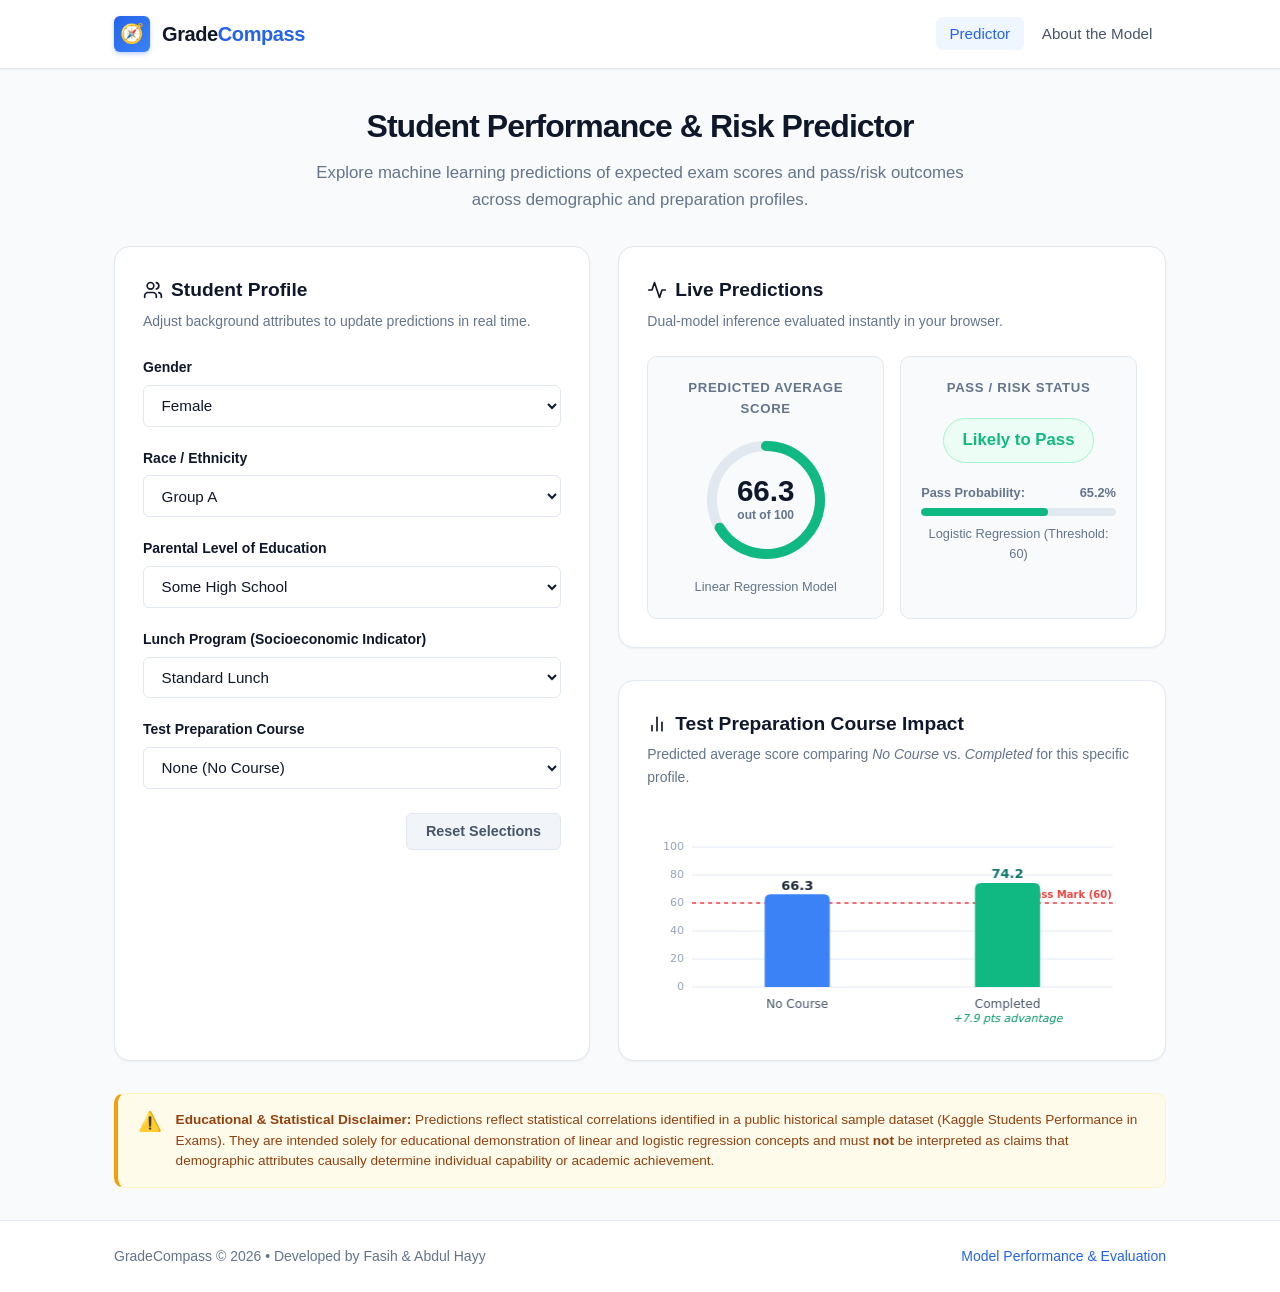
<file: web/index.html>
<!DOCTYPE html>
<html lang="en">
<head>
  <meta charset="UTF-8">
  <meta name="viewport" content="width=device-width, initial-scale=1.0">
  <title>GradeCompass - Student Performance & Risk Predictor</title>
  <link rel="stylesheet" href="./css/style.css">
  <link rel="icon" href="data:image/svg+xml,<svg xmlns='http://www.w3.org/2000/svg' viewBox='0 0 100 100'><text y='.9em' font-size='90'>🧭</text></svg>">
</head>
<body>
  <!-- Global Header -->
  <header>
    <div class="nav-container">
      <a href="index.html" class="brand">
        <div class="brand-icon">🧭</div>
        <div class="brand-title">Grade<span>Compass</span></div>
      </a>
      <nav>
        <a href="index.html" class="active">Predictor</a>
        <a href="about.html">About the Model</a>
      </nav>
    </div>
  </header>

  <!-- Main Content -->
  <main>
    <section class="hero">
      <h1>Student Performance & Risk Predictor</h1>
      <p>Explore machine learning predictions of expected exam scores and pass/risk outcomes across demographic and preparation profiles.</p>
    </section>

    <!-- Loading State -->
    <div id="loading-state" class="state-box">
      <div class="spinner"></div>
      <p>Loading model parameters and initializing predictor...</p>
    </div>

    <!-- Error State -->
    <div id="error-state" class="state-box" style="display: none;">
      <div class="error-title">Failed to Load Model</div>
      <p id="error-message">Unable to fetch model parameters. Please ensure assets/model_params.json is available.</p>
    </div>

    <!-- Interactive App Layout -->
    <div id="app-content" style="display: none;">
      <div class="dashboard-grid">
        <!-- Input Column: Demographic & Background Attributes -->
        <section class="card">
          <h2 class="card-title">
            <svg width="20" height="20" viewBox="0 0 24 24" fill="none" stroke="currentColor" stroke-width="2" stroke-linecap="round" stroke-linejoin="round"><path d="M16 21v-2a4 4 0 0 0-4-4H6a4 4 0 0 0-4 4v2"/><circle cx="9" cy="7" r="4"/><path d="M22 21v-2a4 4 0 0 0-3-3.87"/><path d="M16 3.13a4 4 0 0 1 0 7.75"/></svg>
            Student Profile
          </h2>
          <p class="card-subtitle">Adjust background attributes to update predictions in real time.</p>

          <form id="demographics-form" onsubmit="return false;">
            <!-- 1. Gender -->
            <div class="form-group">
              <label for="select-gender" class="form-label">Gender</label>
              <select id="select-gender" class="form-select" aria-label="Gender">
                <option value="female">Female</option>
                <option value="male">Male</option>
              </select>
            </div>

            <!-- 2. Race / Ethnicity -->
            <div class="form-group">
              <label for="select-race_ethnicity" class="form-label">Race / Ethnicity</label>
              <select id="select-race_ethnicity" class="form-select" aria-label="Race and Ethnicity Group">
                <option value="group A">Group A</option>
                <option value="group B">Group B</option>
                <option value="group C">Group C</option>
                <option value="group D">Group D</option>
                <option value="group E">Group E</option>
              </select>
            </div>

            <!-- 3. Parental Education -->
            <div class="form-group">
              <label for="select-parental_education" class="form-label">Parental Level of Education</label>
              <select id="select-parental_education" class="form-select" aria-label="Parental Education Level">
                <option value="some high school">Some High School</option>
                <option value="high school">High School</option>
                <option value="some college">Some College</option>
                <option value="associate's degree">Associate's Degree</option>
                <option value="bachelor's degree">Bachelor's Degree</option>
                <option value="master's degree">Master's Degree</option>
              </select>
            </div>

            <!-- 4. Lunch Type -->
            <div class="form-group">
              <label for="select-lunch" class="form-label">Lunch Program (Socioeconomic Indicator)</label>
              <select id="select-lunch" class="form-select" aria-label="Lunch Program Type">
                <option value="standard">Standard Lunch</option>
                <option value="free/reduced">Free / Reduced Lunch</option>
              </select>
            </div>

            <!-- 5. Test Preparation Course -->
            <div class="form-group">
              <label for="select-test_preparation_course" class="form-label">Test Preparation Course</label>
              <select id="select-test_preparation_course" class="form-select" aria-label="Test Preparation Course Status">
                <option value="none">None (No Prep Course)</option>
                <option value="completed">Completed Course</option>
              </select>
            </div>

            <div class="form-actions">
              <button type="button" id="btn-reset" class="btn-secondary" title="Reset all dropdowns to default">Reset Selections</button>
            </div>
          </form>
        </section>

        <!-- Output Column: Live Predictions & Insights -->
        <div class="results-stack">
          <!-- Primary Prediction Panel -->
          <section class="card">
            <h2 class="card-title">
              <svg width="20" height="20" viewBox="0 0 24 24" fill="none" stroke="currentColor" stroke-width="2" stroke-linecap="round" stroke-linejoin="round"><path d="M22 12h-4l-3 9L9 3l-3 9H2"/></svg>
              Live Predictions
            </h2>
            <p class="card-subtitle">Dual-model inference evaluated instantly in your browser.</p>

            <div class="prediction-panel">
              <!-- Linear Regression: Expected Average Score -->
              <div class="metric-tile">
                <span class="metric-label">Predicted Average Score</span>
                <div class="gauge-container">
                  <svg class="gauge-svg" width="130" height="130" viewBox="0 0 130 130">
                    <circle class="gauge-bg" cx="65" cy="65" r="54" />
                    <circle id="score-gauge-circle" class="gauge-circle" cx="65" cy="65" r="54" />
                  </svg>
                  <div class="gauge-center-text">
                    <div id="score-number" class="gauge-value">--</div>
                    <div class="gauge-unit">out of 100</div>
                  </div>
                </div>
                <div class="metric-meta">Linear Regression Model</div>
              </div>

              <!-- Logistic Regression: Pass / At-Risk Classification -->
              <div class="metric-tile">
                <span class="metric-label">Pass / Risk Status</span>
                <div id="status-badge" class="badge badge-pass">Calculating...</div>
                
                <div class="prob-container">
                  <div class="prob-header">
                    <span>Pass Probability:</span>
                    <strong id="probability-number">--%</strong>
                  </div>
                  <div class="prob-bar-bg">
                    <div id="probability-bar" class="prob-fill pass" style="width: 50%;"></div>
                  </div>
                </div>
                <div class="metric-meta">Logistic Regression (Threshold: 60)</div>
              </div>
            </div>
          </section>

          <!-- Test Preparation Course Sensitivity Chart -->
          <section class="card chart-card">
            <h2 class="card-title">
              <svg width="20" height="20" viewBox="0 0 24 24" fill="none" stroke="currentColor" stroke-width="2" stroke-linecap="round" stroke-linejoin="round"><line x1="18" y1="20" x2="18" y2="10"/><line x1="12" y1="20" x2="12" y2="4"/><line x1="6" y1="20" x2="6" y2="14"/></svg>
              Test Preparation Course Impact
            </h2>
            <p class="card-subtitle">Predicted average score comparing <em>No Course</em> vs. <em>Completed</em> for this specific profile.</p>

            <div class="chart-wrapper">
              <canvas id="prep-impact-chart" width="400" height="220"></canvas>
            </div>
          </section>
        </div>
      </div>

      <!-- Visible Educational Disclaimer (PRD Requirement U10) -->
      <div class="disclaimer-card" role="note">
        <div class="disclaimer-icon">⚠️</div>
        <div class="disclaimer-text">
          <strong>Educational & Statistical Disclaimer:</strong> Predictions reflect statistical correlations identified in a public historical sample dataset (Kaggle Students Performance in Exams). They are intended solely for educational demonstration of linear and logistic regression concepts and must <strong>not</strong> be interpreted as claims that demographic attributes causally determine individual capability or academic achievement.
        </div>
      </div>
    </div>
  </main>

  <!-- Global Footer -->
  <footer>
    <div class="footer-content">
      <div>GradeCompass &copy; 2026 &bull; Developed by Fasih &amp; Abdul Hayy</div>
      <div><a href="about.html" style="color: var(--primary); text-decoration: none;">Model Performance &amp; Evaluation</a></div>
    </div>
  </footer>

  <!-- Scripts -->
  <script src="./js/model.js"></script>
  <script src="./js/chart.js"></script>
  <script src="./js/ui.js"></script>
</body>
</html>
</file>
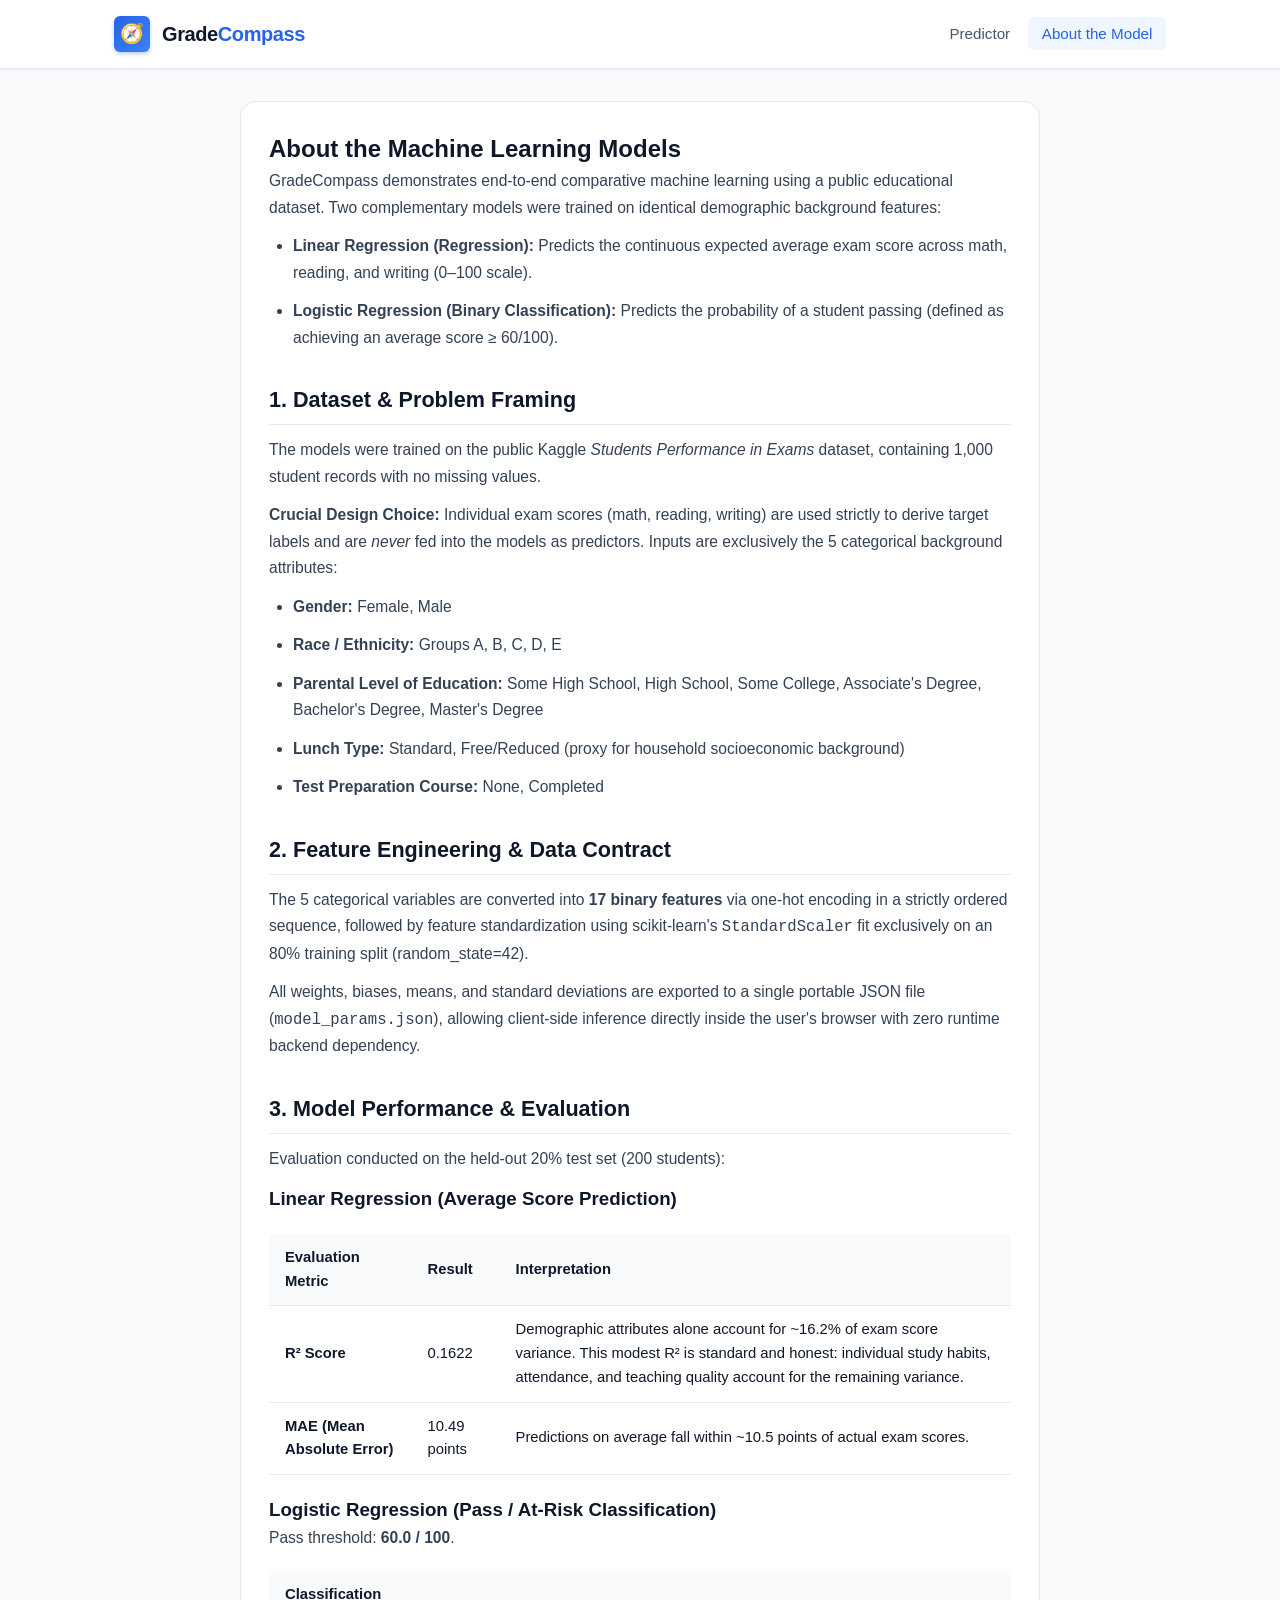
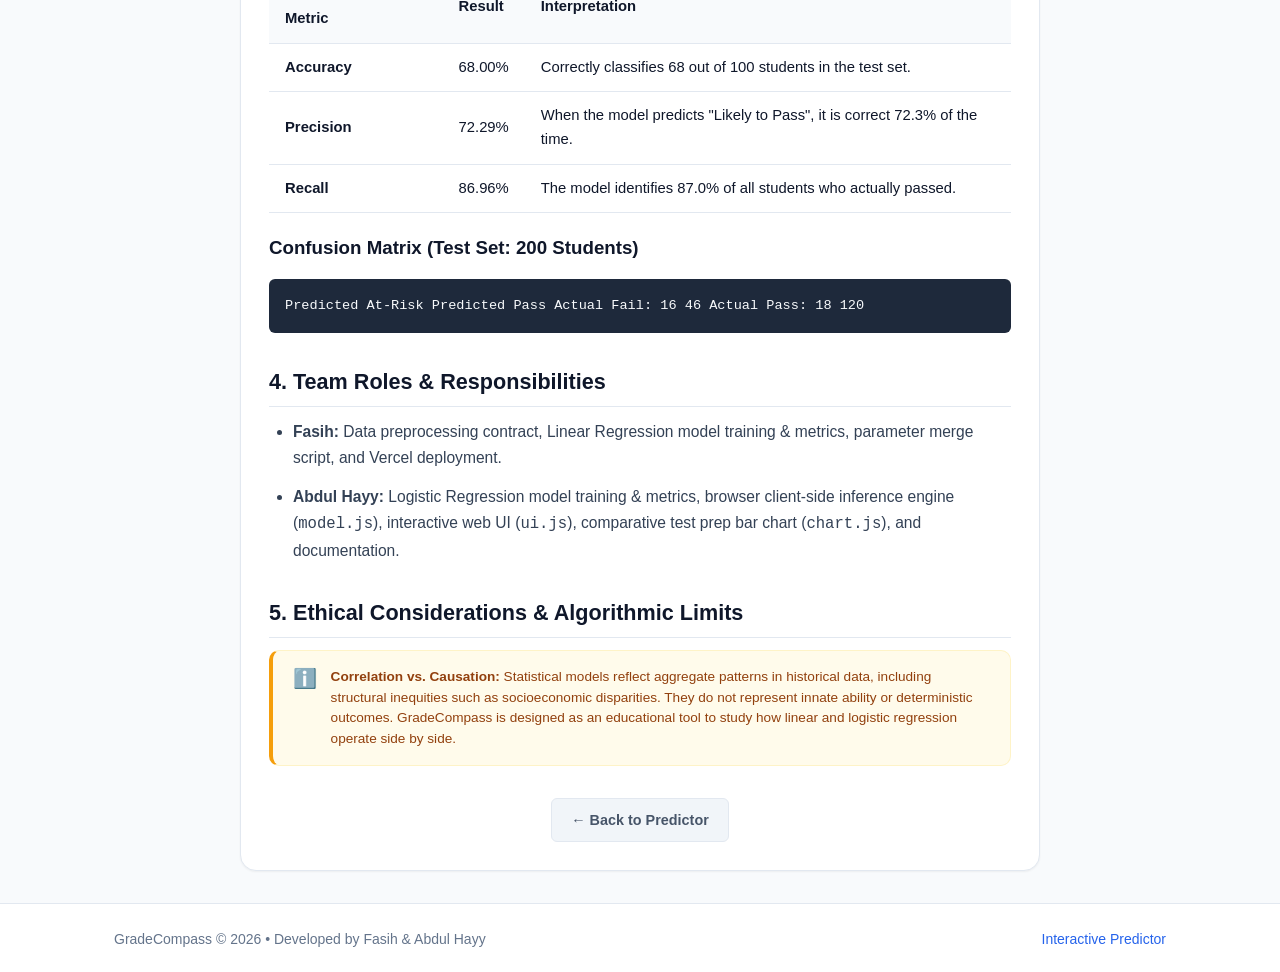
<file: web/about.html>
<!DOCTYPE html>
<html lang="en">
<head>
  <meta charset="UTF-8">
  <meta name="viewport" content="width=device-width, initial-scale=1.0">
  <title>About the Model - GradeCompass</title>
  <link rel="stylesheet" href="./css/style.css">
  <link rel="icon" href="data:image/svg+xml,<svg xmlns='http://www.w3.org/2000/svg' viewBox='0 0 100 100'><text y='.9em' font-size='90'>🧭</text></svg>">
</head>
<body>
  <!-- Global Header -->
  <header>
    <div class="nav-container">
      <a href="index.html" class="brand">
        <div class="brand-icon">🧭</div>
        <div class="brand-title">Grade<span>Compass</span></div>
      </a>
      <nav>
        <a href="index.html">Predictor</a>
        <a href="about.html" class="active">About the Model</a>
      </nav>
    </div>
  </header>

  <!-- Main Content -->
  <main>
    <div class="about-container">
      <div class="card">
        <section class="about-section">
          <h1>About the Machine Learning Models</h1>
          <p>GradeCompass demonstrates end-to-end comparative machine learning using a public educational dataset. Two complementary models were trained on identical demographic background features:</p>
          <ul>
            <li><strong>Linear Regression (Regression):</strong> Predicts the continuous expected average exam score across math, reading, and writing (0–100 scale).</li>
            <li><strong>Logistic Regression (Binary Classification):</strong> Predicts the probability of a student passing (defined as achieving an average score &ge; 60/100).</li>
          </ul>
        </section>

        <section class="about-section">
          <h2>1. Dataset &amp; Problem Framing</h2>
          <p>The models were trained on the public Kaggle <em>Students Performance in Exams</em> dataset, containing 1,000 student records with no missing values.</p>
          <p><strong>Crucial Design Choice:</strong> Individual exam scores (math, reading, writing) are used strictly to derive target labels and are <em>never</em> fed into the models as predictors. Inputs are exclusively the 5 categorical background attributes:</p>
          <ul>
            <li><strong>Gender:</strong> Female, Male</li>
            <li><strong>Race / Ethnicity:</strong> Groups A, B, C, D, E</li>
            <li><strong>Parental Level of Education:</strong> Some High School, High School, Some College, Associate's Degree, Bachelor's Degree, Master's Degree</li>
            <li><strong>Lunch Type:</strong> Standard, Free/Reduced (proxy for household socioeconomic background)</li>
            <li><strong>Test Preparation Course:</strong> None, Completed</li>
          </ul>
        </section>

        <section class="about-section">
          <h2>2. Feature Engineering &amp; Data Contract</h2>
          <p>The 5 categorical variables are converted into <strong>17 binary features</strong> via one-hot encoding in a strictly ordered sequence, followed by feature standardization using scikit-learn's <code>StandardScaler</code> fit exclusively on an 80% training split (random_state=42).</p>
          <p>All weights, biases, means, and standard deviations are exported to a single portable JSON file (<code>model_params.json</code>), allowing client-side inference directly inside the user's browser with zero runtime backend dependency.</p>
        </section>

        <section class="about-section">
          <h2>3. Model Performance &amp; Evaluation</h2>
          <p>Evaluation conducted on the held-out 20% test set (200 students):</p>

          <h3>Linear Regression (Average Score Prediction)</h3>
          <table class="metrics-table">
            <thead>
              <tr>
                <th>Evaluation Metric</th>
                <th>Result</th>
                <th>Interpretation</th>
              </tr>
            </thead>
            <tbody>
              <tr>
                <td><strong>R&sup2; Score</strong></td>
                <td>0.1622</td>
                <td>Demographic attributes alone account for ~16.2% of exam score variance. This modest R&sup2; is standard and honest: individual study habits, attendance, and teaching quality account for the remaining variance.</td>
              </tr>
              <tr>
                <td><strong>MAE (Mean Absolute Error)</strong></td>
                <td>10.49 points</td>
                <td>Predictions on average fall within ~10.5 points of actual exam scores.</td>
              </tr>
            </tbody>
          </table>

          <h3>Logistic Regression (Pass / At-Risk Classification)</h3>
          <p>Pass threshold: <strong>60.0 / 100</strong>.</p>
          <table class="metrics-table">
            <thead>
              <tr>
                <th>Classification Metric</th>
                <th>Result</th>
                <th>Interpretation</th>
              </tr>
            </thead>
            <tbody>
              <tr>
                <td><strong>Accuracy</strong></td>
                <td>68.00%</td>
                <td>Correctly classifies 68 out of 100 students in the test set.</td>
              </tr>
              <tr>
                <td><strong>Precision</strong></td>
                <td>72.29%</td>
                <td>When the model predicts "Likely to Pass", it is correct 72.3% of the time.</td>
              </tr>
              <tr>
                <td><strong>Recall</strong></td>
                <td>86.96%</td>
                <td>The model identifies 87.0% of all students who actually passed.</td>
              </tr>
            </tbody>
          </table>

          <h3>Confusion Matrix (Test Set: 200 Students)</h3>
          <div class="code-block">
                Predicted At-Risk    Predicted Pass
Actual Fail:    16                   46
Actual Pass:    18                   120</div>
        </section>

        <section class="about-section">
          <h2>4. Team Roles &amp; Responsibilities</h2>
          <ul>
            <li><strong>Fasih:</strong> Data preprocessing contract, Linear Regression model training &amp; metrics, parameter merge script, and Vercel deployment.</li>
            <li><strong>Abdul Hayy:</strong> Logistic Regression model training &amp; metrics, browser client-side inference engine (<code>model.js</code>), interactive web UI (<code>ui.js</code>), comparative test prep bar chart (<code>chart.js</code>), and documentation.</li>
          </ul>
        </section>

        <section class="about-section">
          <h2>5. Ethical Considerations &amp; Algorithmic Limits</h2>
          <div class="disclaimer-card" style="margin-top: 0.5rem;">
            <div class="disclaimer-icon">ℹ️</div>
            <div class="disclaimer-text">
              <strong>Correlation vs. Causation:</strong> Statistical models reflect aggregate patterns in historical data, including structural inequities such as socioeconomic disparities. They do not represent innate ability or deterministic outcomes. GradeCompass is designed as an educational tool to study how linear and logistic regression operate side by side.
            </div>
          </div>
        </section>

        <div style="margin-top: 2rem; text-align: center;">
          <a href="index.html" class="btn-secondary" style="text-decoration: none; display: inline-block;">&larr; Back to Predictor</a>
        </div>
      </div>
    </div>
  </main>

  <!-- Global Footer -->
  <footer>
    <div class="footer-content">
      <div>GradeCompass &copy; 2026 &bull; Developed by Fasih &amp; Abdul Hayy</div>
      <div><a href="index.html" style="color: var(--primary); text-decoration: none;">Interactive Predictor</a></div>
    </div>
  </footer>
</body>
</html>
</file>
<file: web/css/style.css>
/**
 * GradeCompass Stylesheet
 * Author: Abdul Hayy
 * Design: Clean, modern, accessible educational analytics interface
 */

:root {
  --primary: #2563eb;
  --primary-hover: #1d4ed8;
  --primary-light: #eff6ff;
  --secondary: #475569;
  --background: #f8fafc;
  --surface: #ffffff;
  --surface-border: #e2e8f0;
  --text-main: #0f172a;
  --text-muted: #64748b;
  --pass-color: #10b981;
  --pass-bg: #ecfdf5;
  --pass-border: #a7f3d0;
  --risk-color: #ef4444;
  --risk-bg: #fef2f2;
  --risk-border: #fecaca;
  --neutral-gauge: #e2e8f0;
  --shadow-sm: 0 1px 2px 0 rgb(0 0 0 / 0.05);
  --shadow-md: 0 4px 6px -1px rgb(0 0 0 / 0.1), 0 2px 4px -2px rgb(0 0 0 / 0.1);
  --shadow-lg: 0 10px 15px -3px rgb(0 0 0 / 0.1), 0 4px 6px -4px rgb(0 0 0 / 0.1);
  --radius-sm: 6px;
  --radius-md: 10px;
  --radius-lg: 16px;
}

*, *::before, *::after {
  box-sizing: border-box;
  margin: 0;
  padding: 0;
}

body {
  font-family: -apple-system, BlinkMacSystemFont, "Segoe UI", Roboto, Oxygen, Ubuntu, Cantarell, "Helvetica Neue", sans-serif;
  background-color: var(--background);
  color: var(--text-main);
  line-height: 1.6;
  min-height: 100vh;
  display: flex;
  flex-direction: column;
}

/* Header & Navigation */
header {
  background: var(--surface);
  border-bottom: 1px solid var(--surface-border);
  box-shadow: var(--shadow-sm);
  position: sticky;
  top: 0;
  z-index: 50;
}

.nav-container {
  max-width: 1100px;
  margin: 0 auto;
  padding: 1rem 1.5rem;
  display: flex;
  justify-content: space-between;
  align-items: center;
}

.brand {
  display: flex;
  align-items: center;
  gap: 0.75rem;
  text-decoration: none;
  color: var(--text-main);
}

.brand-icon {
  width: 36px;
  height: 36px;
  background: linear-gradient(135deg, var(--primary), #3b82f6);
  border-radius: var(--radius-sm);
  display: flex;
  align-items: center;
  justify-content: center;
  color: white;
  font-weight: 700;
  font-size: 1.2rem;
  box-shadow: 0 2px 4px rgba(37, 99, 235, 0.3);
}

.brand-title {
  font-size: 1.25rem;
  font-weight: 700;
  letter-spacing: -0.02em;
}

.brand-title span {
  color: var(--primary);
}

nav a {
  color: var(--secondary);
  text-decoration: none;
  font-weight: 500;
  font-size: 0.95rem;
  padding: 0.5rem 0.85rem;
  border-radius: var(--radius-sm);
  transition: all 0.2s ease;
}

nav a:hover, nav a.active {
  color: var(--primary);
  background-color: var(--primary-light);
}

/* Main Container */
main {
  flex: 1;
  max-width: 1100px;
  width: 100%;
  margin: 2rem auto;
  padding: 0 1.5rem;
}

/* Hero Section */
.hero {
  margin-bottom: 2rem;
  text-align: center;
}

.hero h1 {
  font-size: 2rem;
  font-weight: 800;
  color: var(--text-main);
  margin-bottom: 0.5rem;
  letter-spacing: -0.03em;
}

.hero p {
  color: var(--text-muted);
  max-width: 650px;
  margin: 0 auto;
  font-size: 1.05rem;
}

/* App Grid Layout */
.dashboard-grid {
  display: grid;
  grid-template-columns: 1fr;
  gap: 1.75rem;
}

@media (min-width: 880px) {
  .dashboard-grid {
    grid-template-columns: 1fr 1.15fr;
  }
}

/* Cards */
.card {
  background: var(--surface);
  border: 1px solid var(--surface-border);
  border-radius: var(--radius-lg);
  padding: 1.75rem;
  box-shadow: var(--shadow-sm);
  transition: box-shadow 0.2s ease;
}

.card:hover {
  box-shadow: var(--shadow-md);
}

.card-title {
  font-size: 1.2rem;
  font-weight: 700;
  color: var(--text-main);
  margin-bottom: 0.25rem;
  display: flex;
  align-items: center;
  gap: 0.5rem;
}

.card-subtitle {
  font-size: 0.875rem;
  color: var(--text-muted);
  margin-bottom: 1.5rem;
}

/* Form Styles */
.form-group {
  margin-bottom: 1.25rem;
}

.form-label {
  display: block;
  font-size: 0.875rem;
  font-weight: 600;
  color: var(--text-main);
  margin-bottom: 0.4rem;
}

.form-select {
  width: 100%;
  padding: 0.65rem 0.85rem;
  font-size: 0.95rem;
  color: var(--text-main);
  background-color: var(--surface);
  border: 1px solid var(--surface-border);
  border-radius: var(--radius-sm);
  outline: none;
  transition: border-color 0.2s, box-shadow 0.2s;
  cursor: pointer;
}

.form-select:focus {
  border-color: var(--primary);
  box-shadow: 0 0 0 3px rgba(37, 99, 235, 0.15);
}

.form-actions {
  display: flex;
  justify-content: flex-end;
  margin-top: 1.5rem;
}

.btn-secondary {
  background: #f1f5f9;
  color: var(--secondary);
  border: 1px solid var(--surface-border);
  padding: 0.6rem 1.2rem;
  border-radius: var(--radius-sm);
  font-size: 0.9rem;
  font-weight: 600;
  cursor: pointer;
  transition: all 0.2s;
}

.btn-secondary:hover {
  background: #e2e8f0;
  color: var(--text-main);
}

/* Prediction Output Cards */
.results-stack {
  display: flex;
  flex-direction: column;
  gap: 1.5rem;
}

.prediction-panel {
  display: grid;
  grid-template-columns: 1fr;
  gap: 1rem;
}

@media (min-width: 540px) {
  .prediction-panel {
    grid-template-columns: 1fr 1fr;
  }
}

/* Metric Display Tile */
.metric-tile {
  background: #f8fafc;
  border: 1px solid var(--surface-border);
  border-radius: var(--radius-md);
  padding: 1.25rem;
  display: flex;
  flex-direction: column;
  align-items: center;
  text-align: center;
  position: relative;
}

.metric-label {
  font-size: 0.825rem;
  font-weight: 600;
  text-transform: uppercase;
  letter-spacing: 0.05em;
  color: var(--text-muted);
  margin-bottom: 0.75rem;
}

/* Gauge Component */
.gauge-container {
  position: relative;
  width: 130px;
  height: 130px;
  margin: 0.25rem 0;
}

.gauge-svg {
  transform: rotate(-90deg);
}

.gauge-bg {
  fill: none;
  stroke: var(--neutral-gauge);
  stroke-width: 10;
}

.gauge-circle {
  fill: none;
  stroke: var(--primary);
  stroke-width: 10;
  stroke-linecap: round;
  stroke-dasharray: 339.29;
  stroke-dashoffset: 339.29;
  transition: stroke-dashoffset 0.6s ease, stroke 0.4s ease;
}

.gauge-center-text {
  position: absolute;
  top: 50%;
  left: 50%;
  transform: translate(-50%, -50%);
  text-align: center;
}

.gauge-value {
  font-size: 1.85rem;
  font-weight: 800;
  color: var(--text-main);
  line-height: 1;
}

.gauge-unit {
  font-size: 0.75rem;
  color: var(--text-muted);
  font-weight: 600;
}

.metric-meta {
  font-size: 0.8rem;
  color: var(--text-muted);
  margin-top: 0.5rem;
}

/* Classification Badge & Probability */
.badge {
  display: inline-flex;
  align-items: center;
  justify-content: center;
  font-size: 1.05rem;
  font-weight: 700;
  padding: 0.5rem 1.15rem;
  border-radius: 9999px;
  margin: 0.5rem 0;
  transition: all 0.3s ease;
}

.badge-pass {
  background-color: var(--pass-bg);
  color: var(--pass-color);
  border: 1px solid var(--pass-border);
}

.badge-risk {
  background-color: var(--risk-bg);
  color: var(--risk-color);
  border: 1px solid var(--risk-border);
}

.prob-container {
  width: 100%;
  margin-top: 0.75rem;
}

.prob-header {
  display: flex;
  justify-content: space-between;
  font-size: 0.8rem;
  color: var(--text-muted);
  margin-bottom: 0.25rem;
  font-weight: 600;
}

.prob-bar-bg {
  width: 100%;
  height: 8px;
  background-color: var(--surface-border);
  border-radius: 9999px;
  overflow: hidden;
}

.prob-fill {
  height: 100%;
  border-radius: 9999px;
  transition: width 0.5s ease, background-color 0.4s ease;
}

.prob-fill.pass {
  background-color: var(--pass-color);
}

.prob-fill.risk {
  background-color: var(--risk-color);
}

/* Chart Canvas Section */
.chart-card {
  margin-top: 0.5rem;
}

.chart-wrapper {
  position: relative;
  width: 100%;
  height: 220px;
}

canvas#prep-impact-chart {
  width: 100% !important;
  height: 100% !important;
  display: block;
}

/* Disclaimer Banner */
.disclaimer-card {
  background: #fffbeb;
  border: 1px solid #fef3c7;
  border-left: 4px solid #f59e0b;
  border-radius: var(--radius-md);
  padding: 1rem 1.25rem;
  margin-top: 2rem;
  display: flex;
  gap: 0.85rem;
  align-items: flex-start;
}

.disclaimer-icon {
  color: #b45309;
  font-size: 1.2rem;
  line-height: 1;
  flex-shrink: 0;
  margin-top: 2px;
}

.disclaimer-text {
  font-size: 0.85rem;
  color: #92400e;
  line-height: 1.5;
}

/* Footer */
footer {
  margin-top: auto;
  border-top: 1px solid var(--surface-border);
  background: var(--surface);
  padding: 1.5rem 0;
  text-align: center;
  color: var(--text-muted);
  font-size: 0.875rem;
}

.footer-content {
  max-width: 1100px;
  margin: 0 auto;
  padding: 0 1.5rem;
  display: flex;
  flex-direction: column;
  gap: 0.5rem;
  align-items: center;
}

@media (min-width: 640px) {
  .footer-content {
    flex-direction: row;
    justify-content: space-between;
  }
}

/* Loading & Error States */
.state-box {
  background: var(--surface);
  border: 1px solid var(--surface-border);
  border-radius: var(--radius-lg);
  padding: 3rem 1.5rem;
  text-align: center;
  max-width: 500px;
  margin: 3rem auto;
}

.spinner {
  border: 4px solid var(--surface-border);
  border-top: 4px solid var(--primary);
  border-radius: 50%;
  width: 40px;
  height: 40px;
  animation: spin 0.8s linear infinite;
  margin: 0 auto 1rem;
}

@keyframes spin {
  0% { transform: rotate(0deg); }
  100% { transform: rotate(360deg); }
}

.error-title {
  color: var(--risk-color);
  font-weight: 700;
  font-size: 1.25rem;
  margin-bottom: 0.5rem;
}

/* About Page Styles */
.about-container {
  max-width: 800px;
  margin: 0 auto;
}

.about-section {
  margin-bottom: 2rem;
}

.about-section h2 {
  font-size: 1.35rem;
  font-weight: 700;
  color: var(--text-main);
  margin-bottom: 0.75rem;
  border-bottom: 1px solid var(--surface-border);
  padding-bottom: 0.4rem;
}

.about-section p, .about-section li {
  color: #334155;
  font-size: 0.975rem;
  line-height: 1.7;
  margin-bottom: 0.75rem;
}

.about-section ul {
  padding-left: 1.5rem;
  margin-bottom: 1rem;
}

/* Table styling for metrics */
.metrics-table {
  width: 100%;
  border-collapse: collapse;
  margin: 1.25rem 0;
  font-size: 0.925rem;
}

.metrics-table th, .metrics-table td {
  padding: 0.75rem 1rem;
  text-align: left;
  border-bottom: 1px solid var(--surface-border);
}

.metrics-table th {
  background-color: #f8fafc;
  color: var(--text-main);
  font-weight: 600;
}

.metrics-table tr:hover {
  background-color: #f1f5f9;
}

.code-block {
  background: #1e293b;
  color: #f8fafc;
  padding: 1rem;
  border-radius: var(--radius-sm);
  font-family: ui-monospace, SFMono-Regular, Menlo, Monaco, Consolas, monospace;
  font-size: 0.85rem;
  overflow-x: auto;
  margin: 1rem 0;
}
</file>
